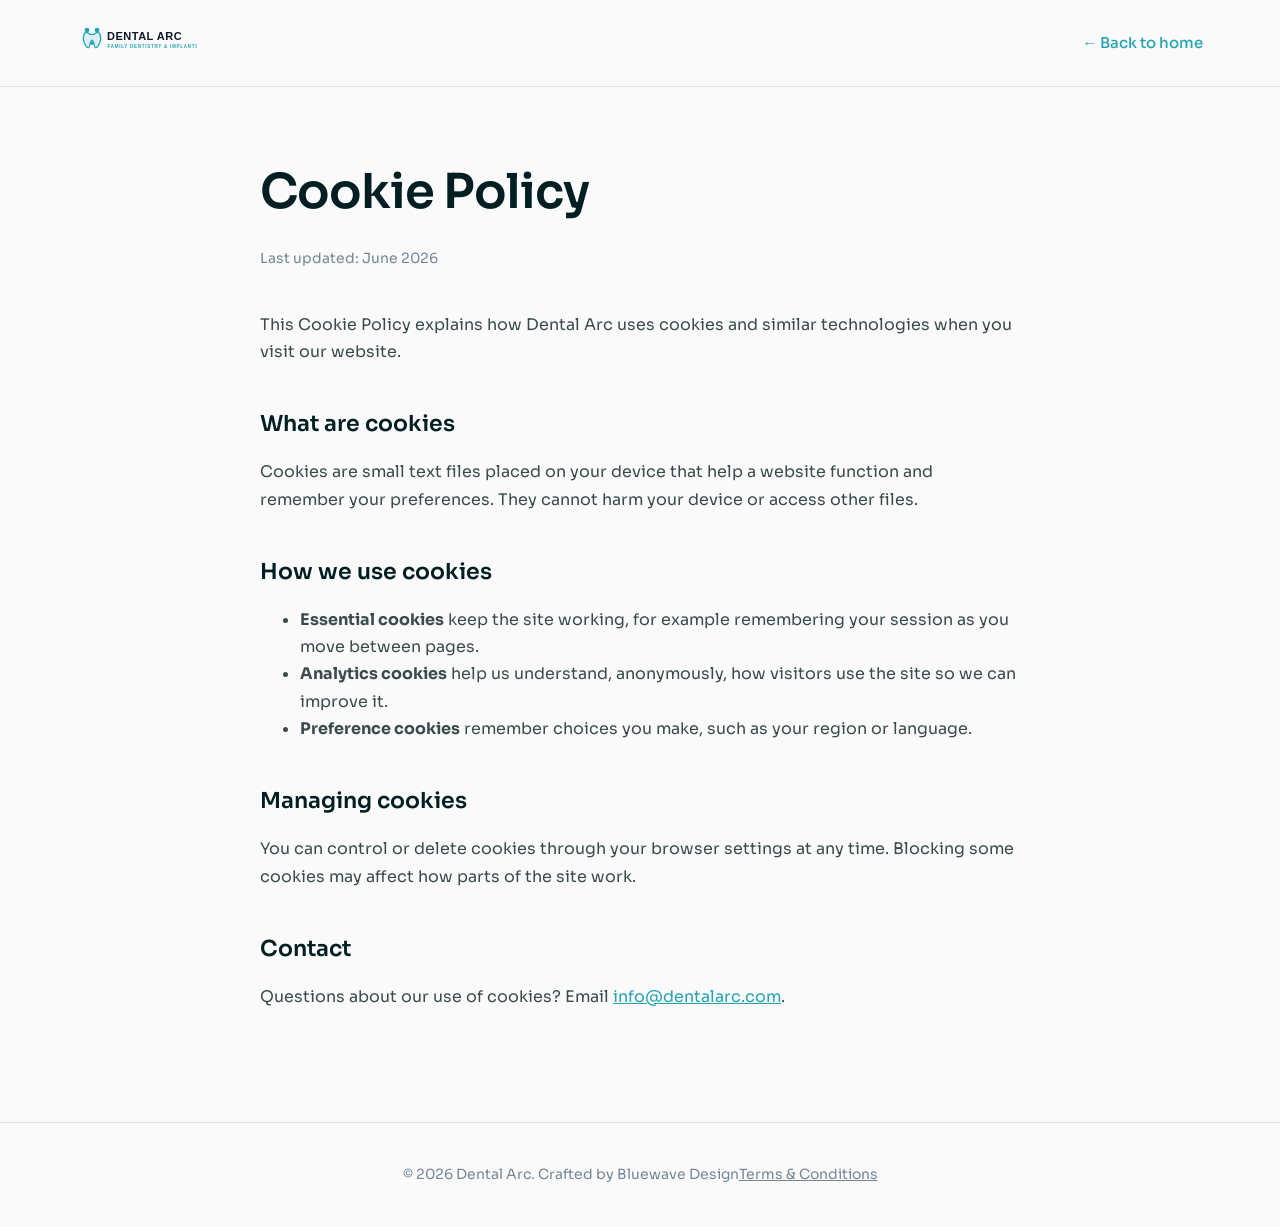
<file: cookies.html>
<!DOCTYPE html>
<html lang="en">
<head>
    <meta charset="utf-8"/>
    <title>Cookie Policy | Dental Arc</title>
    <meta content="How Dental Arc uses cookies." name="description"/>
    <meta content="width=device-width, initial-scale=1" name="viewport"/>
    <link href="https://fonts.googleapis.com" rel="preconnect"/>
    <link href="https://fonts.gstatic.com" rel="preconnect" crossorigin/>
    <link href="https://fonts.googleapis.com/css2?family=Sora:wght@300;400;500;600;700&display=swap" rel="stylesheet"/>
    <link href="assets/img/favicon.svg" rel="shortcut icon" type="image/svg+xml"/>
    <link href="assets/img/webclip.png" rel="apple-touch-icon"/>
    <style>
        body{margin:0;background:#fafafa;color:#011f23;font-family:Sora,'Helvetica Neue',Arial,sans-serif;line-height:1.7;-webkit-font-smoothing:antialiased;}
        .legal-nav{display:flex;align-items:center;justify-content:space-between;padding:24px 6vw;border-bottom:1px solid #e2e2e2;}
        .legal-nav a.back{color:#24a3b1;text-decoration:none;font-weight:500;font-size:15px;}
        .legal-wrap{max-width:760px;margin:0 auto;padding:64px 24px 96px;}
        .legal-wrap h1{font-size:clamp(32px,5vw,48px);font-weight:600;letter-spacing:-1px;margin:0 0 8px;}
        .legal-wrap .updated{color:#758696;font-size:14px;margin-bottom:40px;}
        .legal-wrap h2{font-size:22px;font-weight:600;margin:40px 0 12px;}
        .legal-wrap p,.legal-wrap li{color:#3a4a4d;font-size:16px;}
        .legal-wrap a{color:#24a3b1;}
        .legal-foot{text-align:center;padding:40px 24px;border-top:1px solid #e2e2e2;color:#758696;font-size:14px;}
    </style>
</head>
<body>
    <div class="legal-nav">
        <a href="index.html"><img src="assets/img/lumora-logo.svg" alt="Dental Arc logo" height="30"/></a>
        <a class="back" href="index.html">&larr; Back to home</a>
    </div>
    <main class="legal-wrap">
<h1>Cookie Policy</h1>
<p class="updated">Last updated: June 2026</p>

<p>This Cookie Policy explains how Dental Arc uses cookies and similar technologies when you visit our website.</p>
<h2>What are cookies</h2>
<p>Cookies are small text files placed on your device that help a website function and remember your preferences. They cannot harm your device or access other files.</p>
<h2>How we use cookies</h2>
<ul>
<li><strong>Essential cookies</strong> keep the site working, for example remembering your session as you move between pages.</li>
<li><strong>Analytics cookies</strong> help us understand, anonymously, how visitors use the site so we can improve it.</li>
<li><strong>Preference cookies</strong> remember choices you make, such as your region or language.</li>
</ul>
<h2>Managing cookies</h2>
<p>You can control or delete cookies through your browser settings at any time. Blocking some cookies may affect how parts of the site work.</p>
<h2>Contact</h2>
<p>Questions about our use of cookies? Email <a href="mailto:info@dentalarc.com">info@dentalarc.com</a>.</p>

</main>
    <div class="legal-foot">&copy; 2026 Dental Arc. Crafted by Bluewave Design<a href="terms.html" style="color:#758696;">Terms &amp; Conditions</a></div>

<script>
/* Dental Arc image guard: any failed/empty image -> on-brand gradient SVG so nothing ever looks broken. */
(function(){
  function ph(label){
    var t=(label||'Dental Arc').replace(/[<>&]/g,'').slice(0,22);
    var svg='<svg xmlns="http://www.w3.org/2000/svg" width="1280" height="720" viewBox="0 0 1280 720">'
     +'<defs><linearGradient id="lg" x1="0" y1="0" x2="1280" y2="720" gradientUnits="userSpaceOnUse">'
     +'<stop offset="0" stop-color="#24a3b1"/><stop offset="1" stop-color="#011f23"/></linearGradient></defs>'
     +'<rect width="1280" height="720" fill="url(#lg)"/>'
     +'<circle cx="640" cy="298" r="44" fill="#fff" opacity="0.9"/>'
     +'<text x="640" y="436" fill="#fff" font-family="Sora,Arial" font-size="40" font-weight="600" text-anchor="middle" opacity="0.92">'+t+'</text></svg>';
    return 'data:image/svg+xml;utf8,'+encodeURIComponent(svg);
  }
  function bind(im){
    im.addEventListener('error',function(){ if(im.dataset.fbk)return; im.dataset.fbk='1'; im.src=ph(im.alt); });
    if(im.complete && im.naturalWidth===0 && !im.dataset.fbk){ im.dataset.fbk='1'; im.src=ph(im.alt); }
  }
  document.querySelectorAll('img').forEach(bind);
})();
</script>
</body>
</html>
</file>
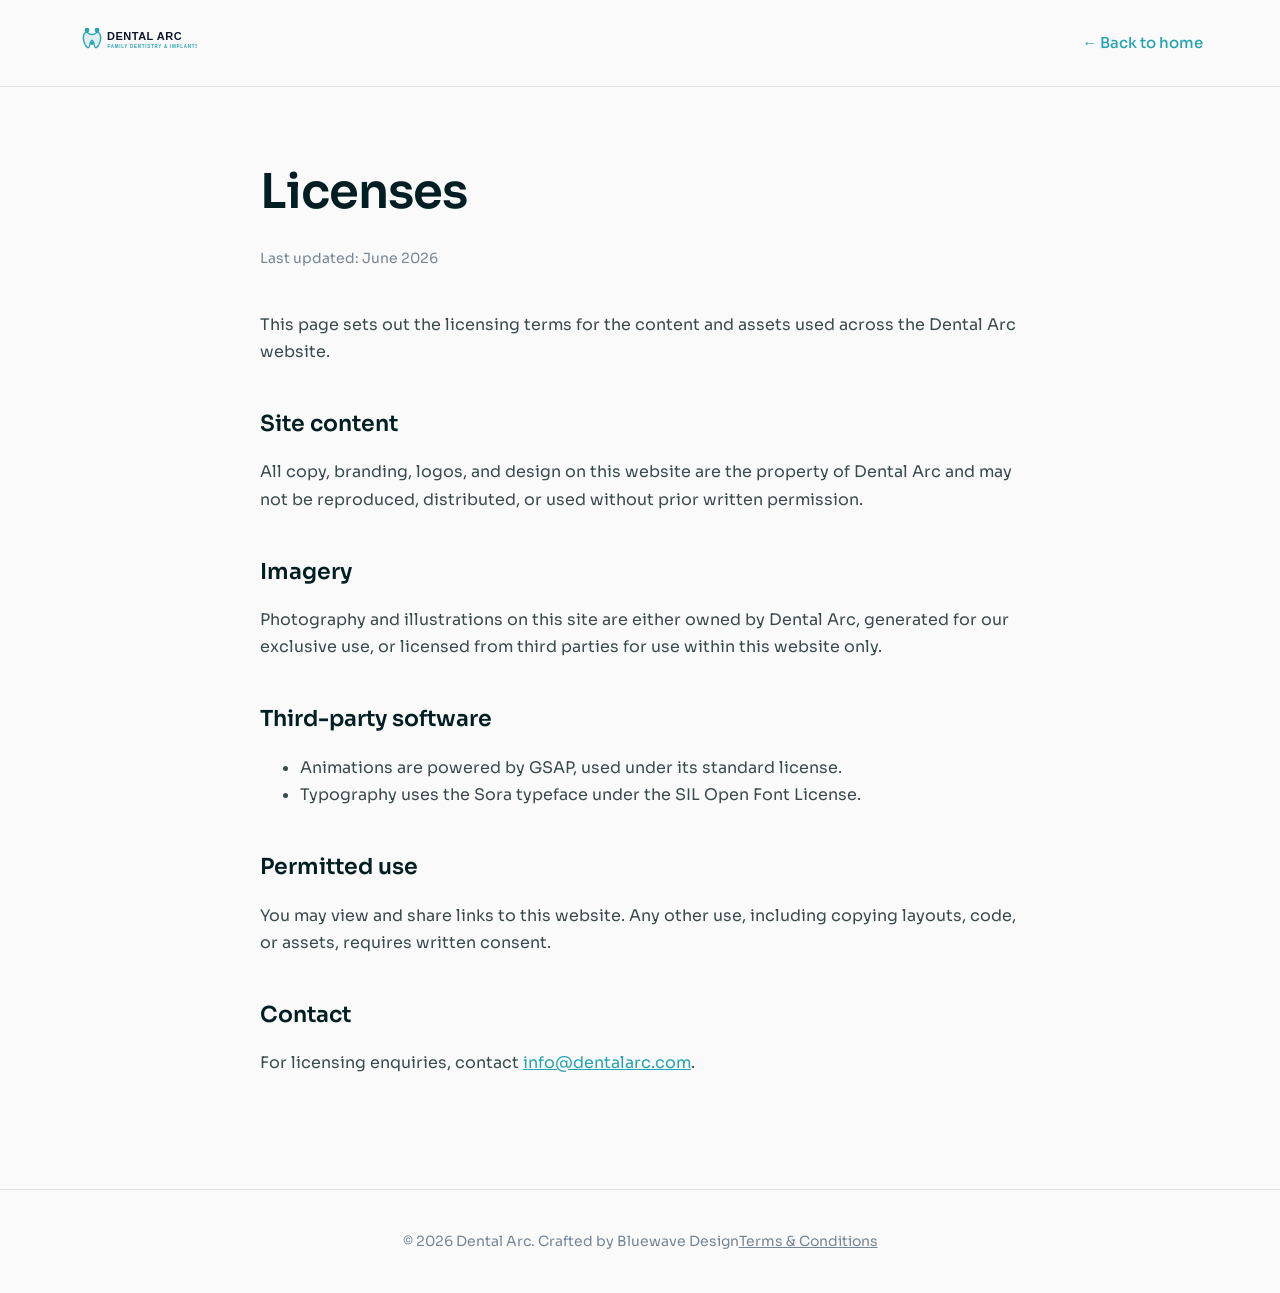
<file: licenses.html>
<!DOCTYPE html>
<html lang="en">
<head>
    <meta charset="utf-8"/>
    <title>Licenses | Dental Arc</title>
    <meta content="Licensing terms for Dental Arc site content and assets." name="description"/>
    <meta content="width=device-width, initial-scale=1" name="viewport"/>
    <link href="https://fonts.googleapis.com" rel="preconnect"/>
    <link href="https://fonts.gstatic.com" rel="preconnect" crossorigin/>
    <link href="https://fonts.googleapis.com/css2?family=Sora:wght@300;400;500;600;700&display=swap" rel="stylesheet"/>
    <link href="assets/img/favicon.svg" rel="shortcut icon" type="image/svg+xml"/>
    <link href="assets/img/webclip.png" rel="apple-touch-icon"/>
    <style>
        body{margin:0;background:#fafafa;color:#011f23;font-family:Sora,'Helvetica Neue',Arial,sans-serif;line-height:1.7;-webkit-font-smoothing:antialiased;}
        .legal-nav{display:flex;align-items:center;justify-content:space-between;padding:24px 6vw;border-bottom:1px solid #e2e2e2;}
        .legal-nav a.back{color:#24a3b1;text-decoration:none;font-weight:500;font-size:15px;}
        .legal-wrap{max-width:760px;margin:0 auto;padding:64px 24px 96px;}
        .legal-wrap h1{font-size:clamp(32px,5vw,48px);font-weight:600;letter-spacing:-1px;margin:0 0 8px;}
        .legal-wrap .updated{color:#758696;font-size:14px;margin-bottom:40px;}
        .legal-wrap h2{font-size:22px;font-weight:600;margin:40px 0 12px;}
        .legal-wrap p,.legal-wrap li{color:#3a4a4d;font-size:16px;}
        .legal-wrap a{color:#24a3b1;}
        .legal-foot{text-align:center;padding:40px 24px;border-top:1px solid #e2e2e2;color:#758696;font-size:14px;}
    </style>
</head>
<body>
    <div class="legal-nav">
        <a href="index.html"><img src="assets/img/lumora-logo.svg" alt="Dental Arc logo" height="30"/></a>
        <a class="back" href="index.html">&larr; Back to home</a>
    </div>
    <main class="legal-wrap">
<h1>Licenses</h1>
<p class="updated">Last updated: June 2026</p>

<p>This page sets out the licensing terms for the content and assets used across the Dental Arc website.</p>
<h2>Site content</h2>
<p>All copy, branding, logos, and design on this website are the property of Dental Arc and may not be reproduced, distributed, or used without prior written permission.</p>
<h2>Imagery</h2>
<p>Photography and illustrations on this site are either owned by Dental Arc, generated for our exclusive use, or licensed from third parties for use within this website only.</p>
<h2>Third-party software</h2>
<ul>
<li>Animations are powered by GSAP, used under its standard license.</li>
<li>Typography uses the Sora typeface under the SIL Open Font License.</li>
</ul>
<h2>Permitted use</h2>
<p>You may view and share links to this website. Any other use, including copying layouts, code, or assets, requires written consent.</p>
<h2>Contact</h2>
<p>For licensing enquiries, contact <a href="mailto:info@dentalarc.com">info@dentalarc.com</a>.</p>

</main>
    <div class="legal-foot">&copy; 2026 Dental Arc. Crafted by Bluewave Design<a href="terms.html" style="color:#758696;">Terms &amp; Conditions</a></div>

<script>
/* Dental Arc image guard: any failed/empty image -> on-brand gradient SVG so nothing ever looks broken. */
(function(){
  function ph(label){
    var t=(label||'Dental Arc').replace(/[<>&]/g,'').slice(0,22);
    var svg='<svg xmlns="http://www.w3.org/2000/svg" width="1280" height="720" viewBox="0 0 1280 720">'
     +'<defs><linearGradient id="lg" x1="0" y1="0" x2="1280" y2="720" gradientUnits="userSpaceOnUse">'
     +'<stop offset="0" stop-color="#24a3b1"/><stop offset="1" stop-color="#011f23"/></linearGradient></defs>'
     +'<rect width="1280" height="720" fill="url(#lg)"/>'
     +'<circle cx="640" cy="298" r="44" fill="#fff" opacity="0.9"/>'
     +'<text x="640" y="436" fill="#fff" font-family="Sora,Arial" font-size="40" font-weight="600" text-anchor="middle" opacity="0.92">'+t+'</text></svg>';
    return 'data:image/svg+xml;utf8,'+encodeURIComponent(svg);
  }
  function bind(im){
    im.addEventListener('error',function(){ if(im.dataset.fbk)return; im.dataset.fbk='1'; im.src=ph(im.alt); });
    if(im.complete && im.naturalWidth===0 && !im.dataset.fbk){ im.dataset.fbk='1'; im.src=ph(im.alt); }
  }
  document.querySelectorAll('img').forEach(bind);
})();
</script>
</body>
</html>
</file>
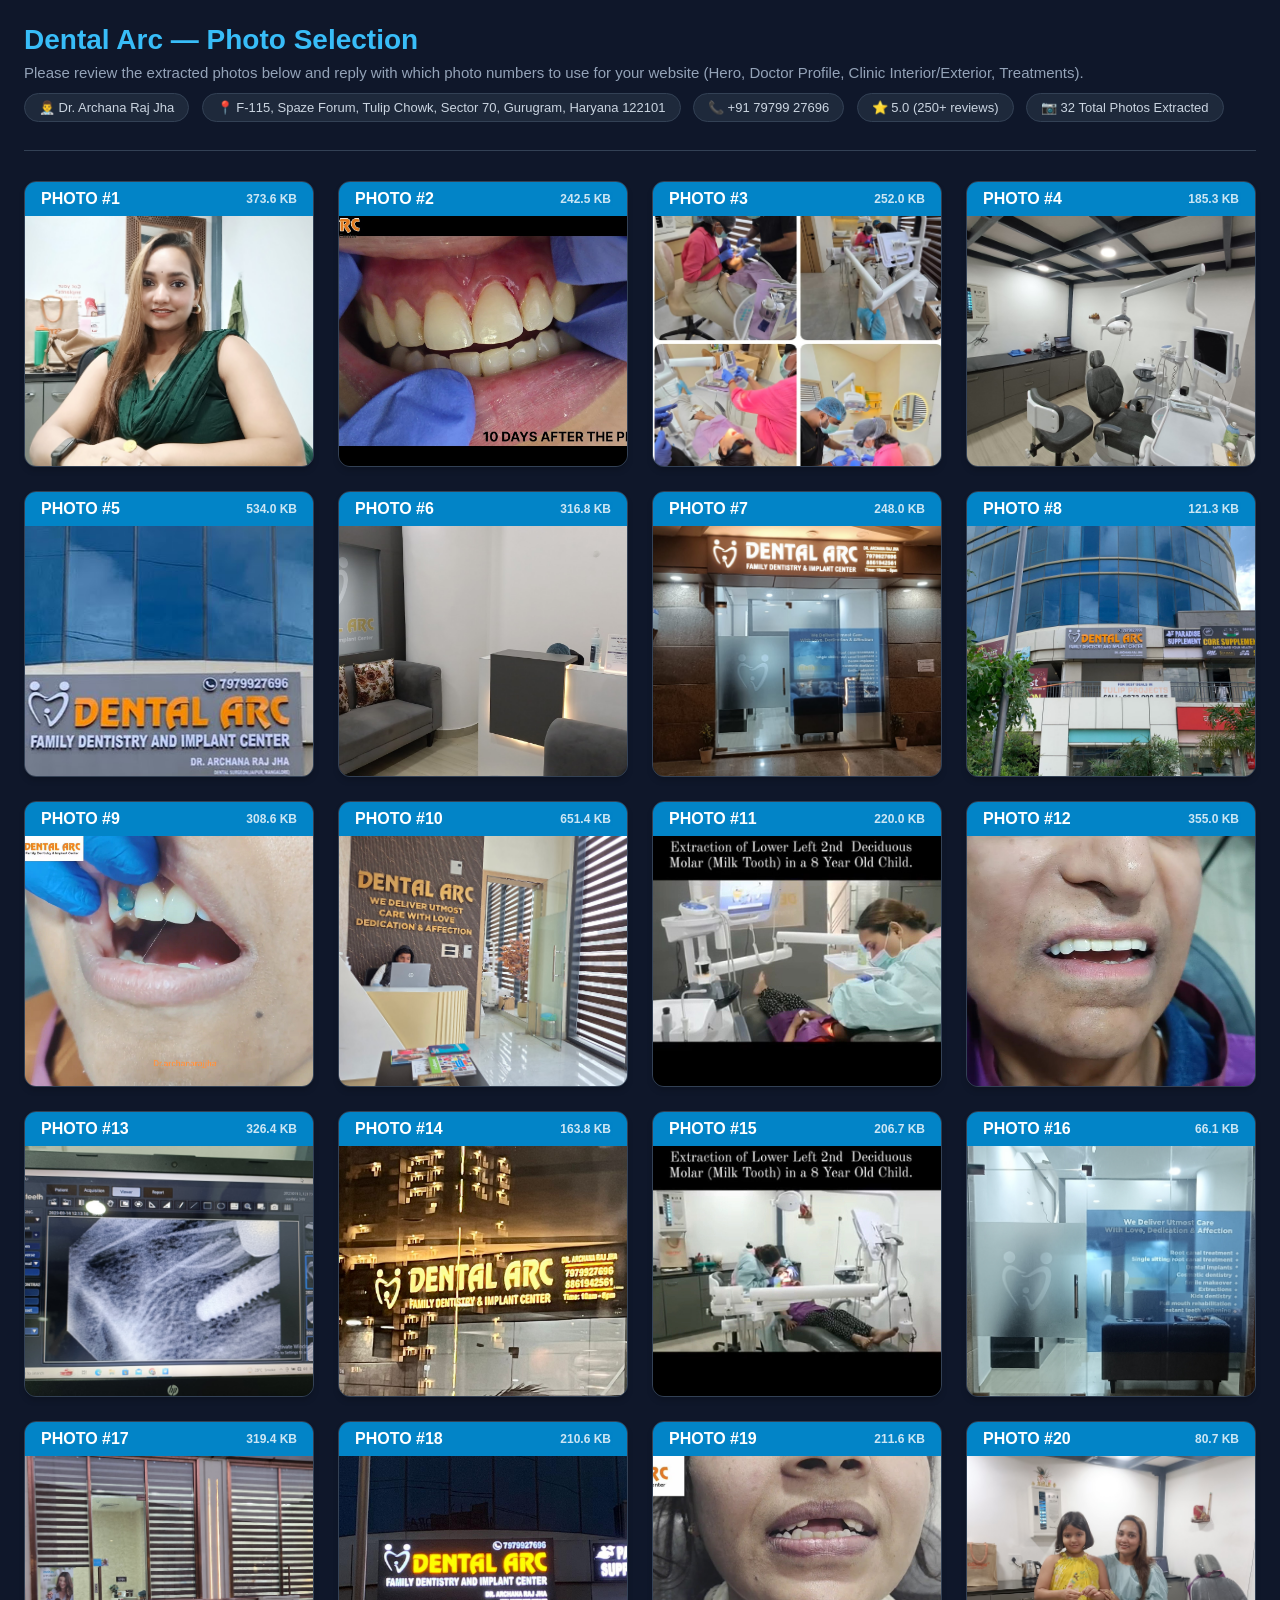
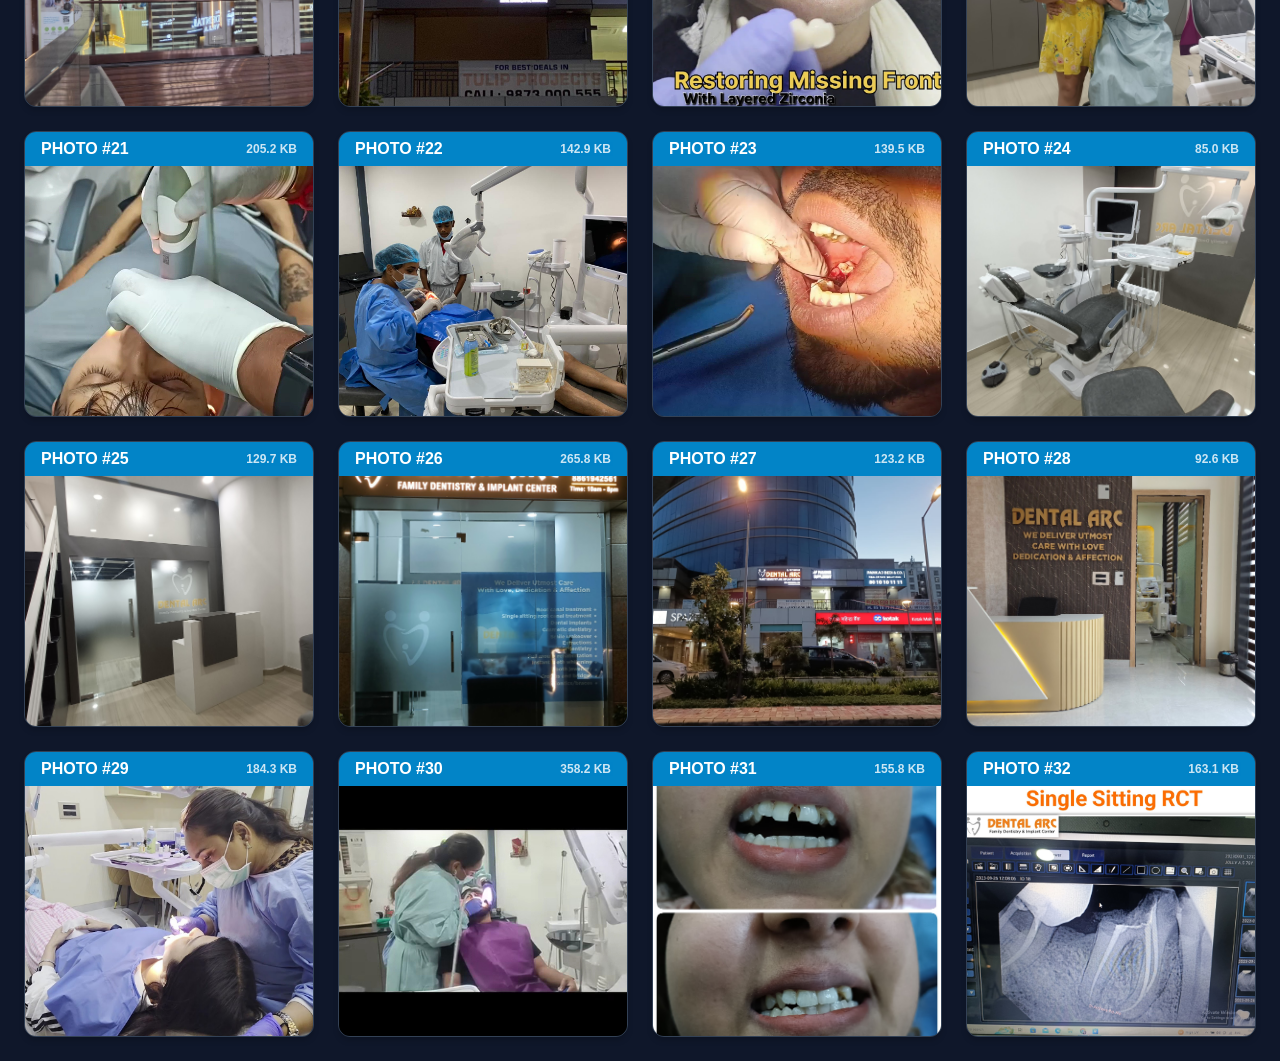
<file: photo-preview.html>
<!DOCTYPE html>
<html lang="en">
<head>
    <meta charset="UTF-8">
    <meta name="viewport" content="width=device-width, initial-scale=1.0">
    <title>Photo Selection Preview - Dental Arc</title>
    <style>
        body {
            font-family: -apple-system, BlinkMacSystemFont, 'Segoe UI', Roboto, Helvetica, Arial, sans-serif;
            background: #0f172a;
            color: #f8fafc;
            margin: 0;
            padding: 24px;
        }
        .header {
            max-width: 1300px;
            margin: 0 auto 30px auto;
            border-bottom: 1px solid #334155;
            padding-bottom: 20px;
        }
        h1 {
            font-size: 28px;
            margin: 0 0 8px 0;
            color: #38bdf8;
        }
        p.subtitle {
            color: #94a3b8;
            font-size: 15px;
            margin: 0 0 12px 0;
        }
        .info-badge {
            display: inline-block;
            background: #1e293b;
            border: 1px solid #334155;
            padding: 6px 14px;
            border-radius: 9999px;
            font-size: 13px;
            color: #cbd5e1;
            margin-right: 8px;
            margin-bottom: 8px;
        }
        .grid {
            display: grid;
            grid-template-columns: repeat(auto-fill, minmax(280px, 1fr));
            gap: 24px;
            max-width: 1300px;
            margin: 0 auto;
        }
        .card {
            background: #1e293b;
            border: 1px solid #334155;
            border-radius: 12px;
            overflow: hidden;
            box-shadow: 0 4px 6px -1px rgba(0, 0, 0, 0.2);
            transition: transform 0.2s, border-color 0.2s;
            display: flex;
            flex-direction: column;
        }
        .card:hover {
            transform: translateY(-4px);
            border-color: #38bdf8;
        }
        .badge {
            background: #0284c7;
            color: white;
            font-weight: 700;
            font-size: 16px;
            padding: 8px 16px;
            display: flex;
            justify-content: space-between;
            align-items: center;
        }
        .img-container {
            width: 100%;
            height: 250px;
            background: #020617;
            display: flex;
            align-items: center;
            justify-content: center;
            overflow: hidden;
        }
        .img-container img {
            width: 100%;
            height: 100%;
            object-fit: cover;
        }
    </style>
</head>
<body>
    <div class="header">
        <h1>Dental Arc — Photo Selection</h1>
        <p class="subtitle">Please review the extracted photos below and reply with which photo numbers to use for your website (Hero, Doctor Profile, Clinic Interior/Exterior, Treatments).</p>
        <div>
            <span class="info-badge">👨‍⚕️ Dr. Archana Raj Jha</span>
            <span class="info-badge">📍 F-115, Spaze Forum, Tulip Chowk, Sector 70, Gurugram, Haryana 122101</span>
            <span class="info-badge">📞 +91 79799 27696</span>
            <span class="info-badge">⭐ 5.0 (250+ reviews)</span>
            <span class="info-badge">📷 32 Total Photos Extracted</span>
        </div>
    </div>
    <div class="grid">
        <div class="card">
            <div class="badge">
                <span>PHOTO #1</span>
                <span style="font-size:12px; opacity:0.8;">373.6 KB</span>
            </div>
            <div class="img-container">
                <img src="all_photos/photo_1.jpg" alt="Photo #1" loading="lazy">
            </div>
        </div>
        <div class="card">
            <div class="badge">
                <span>PHOTO #2</span>
                <span style="font-size:12px; opacity:0.8;">242.5 KB</span>
            </div>
            <div class="img-container">
                <img src="all_photos/photo_2.jpg" alt="Photo #2" loading="lazy">
            </div>
        </div>
        <div class="card">
            <div class="badge">
                <span>PHOTO #3</span>
                <span style="font-size:12px; opacity:0.8;">252.0 KB</span>
            </div>
            <div class="img-container">
                <img src="all_photos/photo_3.jpg" alt="Photo #3" loading="lazy">
            </div>
        </div>
        <div class="card">
            <div class="badge">
                <span>PHOTO #4</span>
                <span style="font-size:12px; opacity:0.8;">185.3 KB</span>
            </div>
            <div class="img-container">
                <img src="all_photos/photo_4.jpg" alt="Photo #4" loading="lazy">
            </div>
        </div>
        <div class="card">
            <div class="badge">
                <span>PHOTO #5</span>
                <span style="font-size:12px; opacity:0.8;">534.0 KB</span>
            </div>
            <div class="img-container">
                <img src="all_photos/photo_5.jpg" alt="Photo #5" loading="lazy">
            </div>
        </div>
        <div class="card">
            <div class="badge">
                <span>PHOTO #6</span>
                <span style="font-size:12px; opacity:0.8;">316.8 KB</span>
            </div>
            <div class="img-container">
                <img src="all_photos/photo_6.jpg" alt="Photo #6" loading="lazy">
            </div>
        </div>
        <div class="card">
            <div class="badge">
                <span>PHOTO #7</span>
                <span style="font-size:12px; opacity:0.8;">248.0 KB</span>
            </div>
            <div class="img-container">
                <img src="all_photos/photo_7.jpg" alt="Photo #7" loading="lazy">
            </div>
        </div>
        <div class="card">
            <div class="badge">
                <span>PHOTO #8</span>
                <span style="font-size:12px; opacity:0.8;">121.3 KB</span>
            </div>
            <div class="img-container">
                <img src="all_photos/photo_8.jpg" alt="Photo #8" loading="lazy">
            </div>
        </div>
        <div class="card">
            <div class="badge">
                <span>PHOTO #9</span>
                <span style="font-size:12px; opacity:0.8;">308.6 KB</span>
            </div>
            <div class="img-container">
                <img src="all_photos/photo_9.jpg" alt="Photo #9" loading="lazy">
            </div>
        </div>
        <div class="card">
            <div class="badge">
                <span>PHOTO #10</span>
                <span style="font-size:12px; opacity:0.8;">651.4 KB</span>
            </div>
            <div class="img-container">
                <img src="all_photos/photo_10.jpg" alt="Photo #10" loading="lazy">
            </div>
        </div>
        <div class="card">
            <div class="badge">
                <span>PHOTO #11</span>
                <span style="font-size:12px; opacity:0.8;">220.0 KB</span>
            </div>
            <div class="img-container">
                <img src="all_photos/photo_11.jpg" alt="Photo #11" loading="lazy">
            </div>
        </div>
        <div class="card">
            <div class="badge">
                <span>PHOTO #12</span>
                <span style="font-size:12px; opacity:0.8;">355.0 KB</span>
            </div>
            <div class="img-container">
                <img src="all_photos/photo_12.jpg" alt="Photo #12" loading="lazy">
            </div>
        </div>
        <div class="card">
            <div class="badge">
                <span>PHOTO #13</span>
                <span style="font-size:12px; opacity:0.8;">326.4 KB</span>
            </div>
            <div class="img-container">
                <img src="all_photos/photo_13.jpg" alt="Photo #13" loading="lazy">
            </div>
        </div>
        <div class="card">
            <div class="badge">
                <span>PHOTO #14</span>
                <span style="font-size:12px; opacity:0.8;">163.8 KB</span>
            </div>
            <div class="img-container">
                <img src="all_photos/photo_14.jpg" alt="Photo #14" loading="lazy">
            </div>
        </div>
        <div class="card">
            <div class="badge">
                <span>PHOTO #15</span>
                <span style="font-size:12px; opacity:0.8;">206.7 KB</span>
            </div>
            <div class="img-container">
                <img src="all_photos/photo_15.jpg" alt="Photo #15" loading="lazy">
            </div>
        </div>
        <div class="card">
            <div class="badge">
                <span>PHOTO #16</span>
                <span style="font-size:12px; opacity:0.8;">66.1 KB</span>
            </div>
            <div class="img-container">
                <img src="all_photos/photo_16.jpg" alt="Photo #16" loading="lazy">
            </div>
        </div>
        <div class="card">
            <div class="badge">
                <span>PHOTO #17</span>
                <span style="font-size:12px; opacity:0.8;">319.4 KB</span>
            </div>
            <div class="img-container">
                <img src="all_photos/photo_17.jpg" alt="Photo #17" loading="lazy">
            </div>
        </div>
        <div class="card">
            <div class="badge">
                <span>PHOTO #18</span>
                <span style="font-size:12px; opacity:0.8;">210.6 KB</span>
            </div>
            <div class="img-container">
                <img src="all_photos/photo_18.jpg" alt="Photo #18" loading="lazy">
            </div>
        </div>
        <div class="card">
            <div class="badge">
                <span>PHOTO #19</span>
                <span style="font-size:12px; opacity:0.8;">211.6 KB</span>
            </div>
            <div class="img-container">
                <img src="all_photos/photo_19.jpg" alt="Photo #19" loading="lazy">
            </div>
        </div>
        <div class="card">
            <div class="badge">
                <span>PHOTO #20</span>
                <span style="font-size:12px; opacity:0.8;">80.7 KB</span>
            </div>
            <div class="img-container">
                <img src="all_photos/photo_20.jpg" alt="Photo #20" loading="lazy">
            </div>
        </div>
        <div class="card">
            <div class="badge">
                <span>PHOTO #21</span>
                <span style="font-size:12px; opacity:0.8;">205.2 KB</span>
            </div>
            <div class="img-container">
                <img src="all_photos/photo_21.jpg" alt="Photo #21" loading="lazy">
            </div>
        </div>
        <div class="card">
            <div class="badge">
                <span>PHOTO #22</span>
                <span style="font-size:12px; opacity:0.8;">142.9 KB</span>
            </div>
            <div class="img-container">
                <img src="all_photos/photo_22.jpg" alt="Photo #22" loading="lazy">
            </div>
        </div>
        <div class="card">
            <div class="badge">
                <span>PHOTO #23</span>
                <span style="font-size:12px; opacity:0.8;">139.5 KB</span>
            </div>
            <div class="img-container">
                <img src="all_photos/photo_23.jpg" alt="Photo #23" loading="lazy">
            </div>
        </div>
        <div class="card">
            <div class="badge">
                <span>PHOTO #24</span>
                <span style="font-size:12px; opacity:0.8;">85.0 KB</span>
            </div>
            <div class="img-container">
                <img src="all_photos/photo_24.jpg" alt="Photo #24" loading="lazy">
            </div>
        </div>
        <div class="card">
            <div class="badge">
                <span>PHOTO #25</span>
                <span style="font-size:12px; opacity:0.8;">129.7 KB</span>
            </div>
            <div class="img-container">
                <img src="all_photos/photo_25.jpg" alt="Photo #25" loading="lazy">
            </div>
        </div>
        <div class="card">
            <div class="badge">
                <span>PHOTO #26</span>
                <span style="font-size:12px; opacity:0.8;">265.8 KB</span>
            </div>
            <div class="img-container">
                <img src="all_photos/photo_26.jpg" alt="Photo #26" loading="lazy">
            </div>
        </div>
        <div class="card">
            <div class="badge">
                <span>PHOTO #27</span>
                <span style="font-size:12px; opacity:0.8;">123.2 KB</span>
            </div>
            <div class="img-container">
                <img src="all_photos/photo_27.jpg" alt="Photo #27" loading="lazy">
            </div>
        </div>
        <div class="card">
            <div class="badge">
                <span>PHOTO #28</span>
                <span style="font-size:12px; opacity:0.8;">92.6 KB</span>
            </div>
            <div class="img-container">
                <img src="all_photos/photo_28.jpg" alt="Photo #28" loading="lazy">
            </div>
        </div>
        <div class="card">
            <div class="badge">
                <span>PHOTO #29</span>
                <span style="font-size:12px; opacity:0.8;">184.3 KB</span>
            </div>
            <div class="img-container">
                <img src="all_photos/photo_29.jpg" alt="Photo #29" loading="lazy">
            </div>
        </div>
        <div class="card">
            <div class="badge">
                <span>PHOTO #30</span>
                <span style="font-size:12px; opacity:0.8;">358.2 KB</span>
            </div>
            <div class="img-container">
                <img src="all_photos/photo_30.jpg" alt="Photo #30" loading="lazy">
            </div>
        </div>
        <div class="card">
            <div class="badge">
                <span>PHOTO #31</span>
                <span style="font-size:12px; opacity:0.8;">155.8 KB</span>
            </div>
            <div class="img-container">
                <img src="all_photos/photo_31.jpg" alt="Photo #31" loading="lazy">
            </div>
        </div>
        <div class="card">
            <div class="badge">
                <span>PHOTO #32</span>
                <span style="font-size:12px; opacity:0.8;">163.1 KB</span>
            </div>
            <div class="img-container">
                <img src="all_photos/photo_32.jpg" alt="Photo #32" loading="lazy">
            </div>
        </div>
    </div>
</body>
</html>
</file>
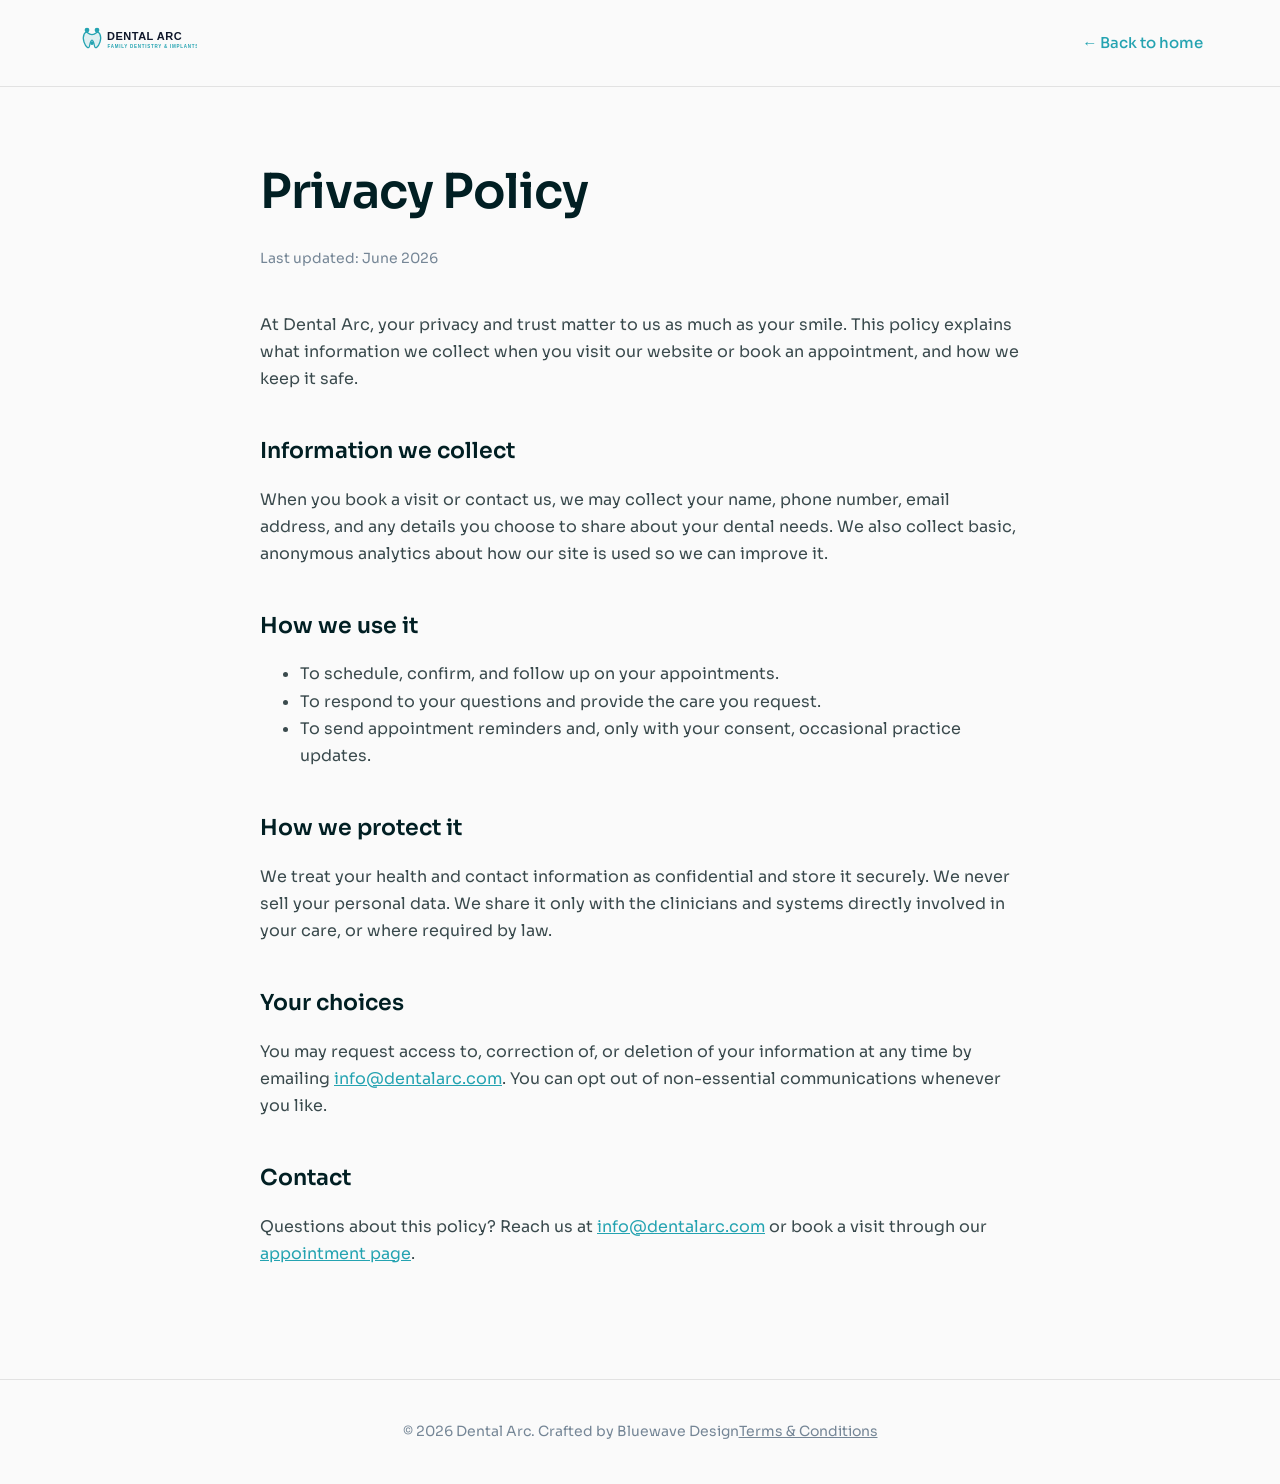
<file: privacy.html>
<!DOCTYPE html>
<html lang="en">
<head>
    <meta charset="utf-8"/>
    <title>Privacy Policy | Dental Arc</title>
    <meta content="How Dental Arc collects, uses, and protects your information." name="description"/>
    <meta content="width=device-width, initial-scale=1" name="viewport"/>
    <link href="https://fonts.googleapis.com" rel="preconnect"/>
    <link href="https://fonts.gstatic.com" rel="preconnect" crossorigin/>
    <link href="https://fonts.googleapis.com/css2?family=Sora:wght@300;400;500;600;700&display=swap" rel="stylesheet"/>
    <link href="assets/img/favicon.svg" rel="shortcut icon" type="image/svg+xml"/>
    <link href="assets/img/webclip.png" rel="apple-touch-icon"/>
    <style>
        body{margin:0;background:#fafafa;color:#011f23;font-family:Sora,'Helvetica Neue',Arial,sans-serif;line-height:1.7;-webkit-font-smoothing:antialiased;}
        .legal-nav{display:flex;align-items:center;justify-content:space-between;padding:24px 6vw;border-bottom:1px solid #e2e2e2;}
        .legal-nav a.back{color:#24a3b1;text-decoration:none;font-weight:500;font-size:15px;}
        .legal-wrap{max-width:760px;margin:0 auto;padding:64px 24px 96px;}
        .legal-wrap h1{font-size:clamp(32px,5vw,48px);font-weight:600;letter-spacing:-1px;margin:0 0 8px;}
        .legal-wrap .updated{color:#758696;font-size:14px;margin-bottom:40px;}
        .legal-wrap h2{font-size:22px;font-weight:600;margin:40px 0 12px;}
        .legal-wrap p,.legal-wrap li{color:#3a4a4d;font-size:16px;}
        .legal-wrap a{color:#24a3b1;}
        .legal-foot{text-align:center;padding:40px 24px;border-top:1px solid #e2e2e2;color:#758696;font-size:14px;}
    </style>
</head>
<body>
    <div class="legal-nav">
        <a href="index.html"><img src="assets/img/lumora-logo.svg" alt="Dental Arc logo" height="30"/></a>
        <a class="back" href="index.html">&larr; Back to home</a>
    </div>
    <main class="legal-wrap">
        <h1>Privacy Policy</h1>
        <p class="updated">Last updated: June 2026</p>
        <p>At Dental Arc, your privacy and trust matter to us as much as your smile. This policy explains what information we collect when you visit our website or book an appointment, and how we keep it safe.</p>
        <h2>Information we collect</h2>
        <p>When you book a visit or contact us, we may collect your name, phone number, email address, and any details you choose to share about your dental needs. We also collect basic, anonymous analytics about how our site is used so we can improve it.</p>
        <h2>How we use it</h2>
        <ul>
            <li>To schedule, confirm, and follow up on your appointments.</li>
            <li>To respond to your questions and provide the care you request.</li>
            <li>To send appointment reminders and, only with your consent, occasional practice updates.</li>
        </ul>
        <h2>How we protect it</h2>
        <p>We treat your health and contact information as confidential and store it securely. We never sell your personal data. We share it only with the clinicians and systems directly involved in your care, or where required by law.</p>
        <h2>Your choices</h2>
        <p>You may request access to, correction of, or deletion of your information at any time by emailing <a href="mailto:info@dentalarc.com">info@dentalarc.com</a>. You can opt out of non-essential communications whenever you like.</p>
        <h2>Contact</h2>
        <p>Questions about this policy? Reach us at <a href="mailto:info@dentalarc.com">info@dentalarc.com</a> or book a visit through our <a href="https://wa.me/917979927696?text=Hello%20Dental%20Arc,%20I%20would%20like%20to%20book%20an%20appointment">appointment page</a>.</p>
    </main>
    <div class="legal-foot">&copy; 2026 Dental Arc. Crafted by Bluewave Design<a href="terms.html" style="color:#758696;">Terms &amp; Conditions</a></div>

<script>
/* Dental Arc image guard: any failed/empty image -> on-brand gradient SVG so nothing ever looks broken. */
(function(){
  function ph(label){
    var t=(label||'Dental Arc').replace(/[<>&]/g,'').slice(0,22);
    var svg='<svg xmlns="http://www.w3.org/2000/svg" width="1280" height="720" viewBox="0 0 1280 720">'
     +'<defs><linearGradient id="lg" x1="0" y1="0" x2="1280" y2="720" gradientUnits="userSpaceOnUse">'
     +'<stop offset="0" stop-color="#24a3b1"/><stop offset="1" stop-color="#011f23"/></linearGradient></defs>'
     +'<rect width="1280" height="720" fill="url(#lg)"/>'
     +'<circle cx="640" cy="298" r="44" fill="#fff" opacity="0.9"/>'
     +'<text x="640" y="436" fill="#fff" font-family="Sora,Arial" font-size="40" font-weight="600" text-anchor="middle" opacity="0.92">'+t+'</text></svg>';
    return 'data:image/svg+xml;utf8,'+encodeURIComponent(svg);
  }
  function bind(im){
    im.addEventListener('error',function(){ if(im.dataset.fbk)return; im.dataset.fbk='1'; im.src=ph(im.alt); });
    if(im.complete && im.naturalWidth===0 && !im.dataset.fbk){ im.dataset.fbk='1'; im.src=ph(im.alt); }
  }
  document.querySelectorAll('img').forEach(bind);
})();
</script>
</body>
</html>
</file>
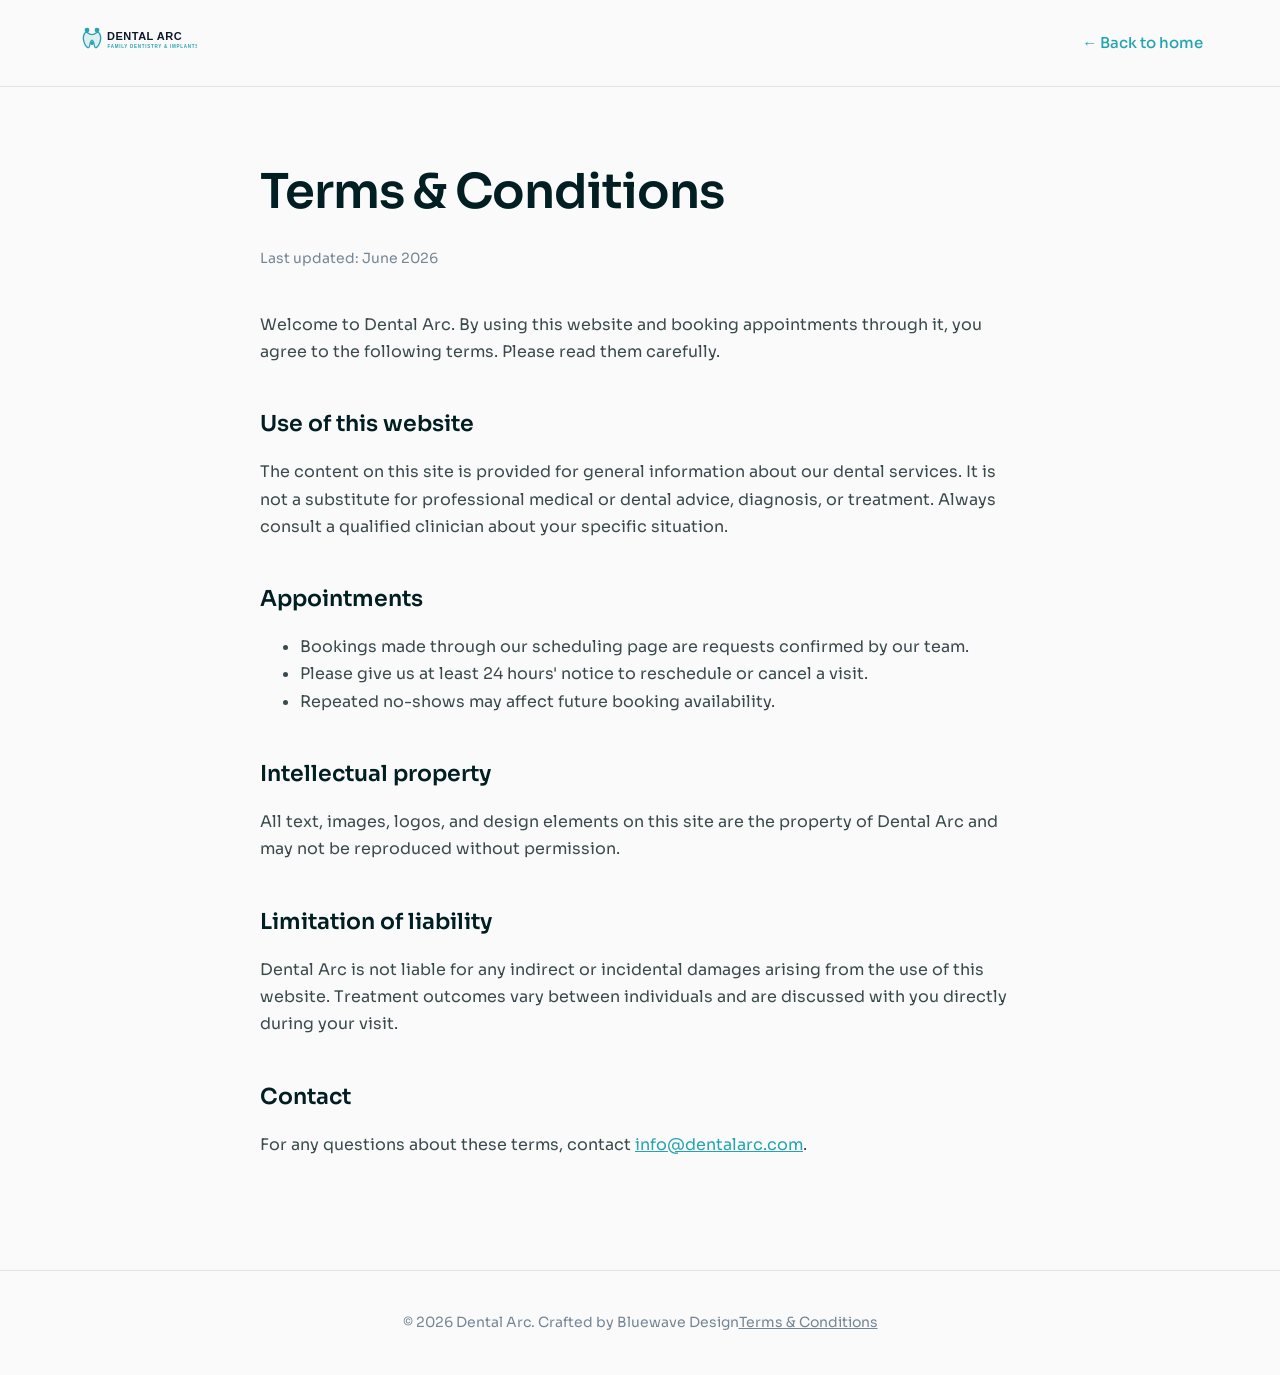
<file: terms.html>
<!DOCTYPE html>
<html lang="en">
<head>
    <meta charset="utf-8"/>
    <title>Terms &amp; Conditions | Dental Arc</title>
    <meta content="The terms that apply when you use the Dental Arc website and services." name="description"/>
    <meta content="width=device-width, initial-scale=1" name="viewport"/>
    <link href="https://fonts.googleapis.com" rel="preconnect"/>
    <link href="https://fonts.gstatic.com" rel="preconnect" crossorigin/>
    <link href="https://fonts.googleapis.com/css2?family=Sora:wght@300;400;500;600;700&display=swap" rel="stylesheet"/>
    <link href="assets/img/favicon.svg" rel="shortcut icon" type="image/svg+xml"/>
    <link href="assets/img/webclip.png" rel="apple-touch-icon"/>
    <style>
        body{margin:0;background:#fafafa;color:#011f23;font-family:Sora,'Helvetica Neue',Arial,sans-serif;line-height:1.7;-webkit-font-smoothing:antialiased;}
        .legal-nav{display:flex;align-items:center;justify-content:space-between;padding:24px 6vw;border-bottom:1px solid #e2e2e2;}
        .legal-nav a.back{color:#24a3b1;text-decoration:none;font-weight:500;font-size:15px;}
        .legal-wrap{max-width:760px;margin:0 auto;padding:64px 24px 96px;}
        .legal-wrap h1{font-size:clamp(32px,5vw,48px);font-weight:600;letter-spacing:-1px;margin:0 0 8px;}
        .legal-wrap .updated{color:#758696;font-size:14px;margin-bottom:40px;}
        .legal-wrap h2{font-size:22px;font-weight:600;margin:40px 0 12px;}
        .legal-wrap p,.legal-wrap li{color:#3a4a4d;font-size:16px;}
        .legal-wrap a{color:#24a3b1;}
        .legal-foot{text-align:center;padding:40px 24px;border-top:1px solid #e2e2e2;color:#758696;font-size:14px;}
    </style>
</head>
<body>
    <div class="legal-nav">
        <a href="index.html"><img src="assets/img/lumora-logo.svg" alt="Dental Arc logo" height="30"/></a>
        <a class="back" href="index.html">&larr; Back to home</a>
    </div>
    <main class="legal-wrap">
        <h1>Terms &amp; Conditions</h1>
        <p class="updated">Last updated: June 2026</p>
        <p>Welcome to Dental Arc. By using this website and booking appointments through it, you agree to the following terms. Please read them carefully.</p>
        <h2>Use of this website</h2>
        <p>The content on this site is provided for general information about our dental services. It is not a substitute for professional medical or dental advice, diagnosis, or treatment. Always consult a qualified clinician about your specific situation.</p>
        <h2>Appointments</h2>
        <ul>
            <li>Bookings made through our scheduling page are requests confirmed by our team.</li>
            <li>Please give us at least 24 hours' notice to reschedule or cancel a visit.</li>
            <li>Repeated no-shows may affect future booking availability.</li>
        </ul>
        <h2>Intellectual property</h2>
        <p>All text, images, logos, and design elements on this site are the property of Dental Arc and may not be reproduced without permission.</p>
        <h2>Limitation of liability</h2>
        <p>Dental Arc is not liable for any indirect or incidental damages arising from the use of this website. Treatment outcomes vary between individuals and are discussed with you directly during your visit.</p>
        <h2>Contact</h2>
        <p>For any questions about these terms, contact <a href="mailto:info@dentalarc.com">info@dentalarc.com</a>.</p>
    </main>
    <div class="legal-foot">&copy; 2026 Dental Arc. Crafted by Bluewave Design<a href="terms.html" style="color:#758696;">Terms &amp; Conditions</a></div>

<script>
/* Dental Arc image guard: any failed/empty image -> on-brand gradient SVG so nothing ever looks broken. */
(function(){
  function ph(label){
    var t=(label||'Dental Arc').replace(/[<>&]/g,'').slice(0,22);
    var svg='<svg xmlns="http://www.w3.org/2000/svg" width="1280" height="720" viewBox="0 0 1280 720">'
     +'<defs><linearGradient id="lg" x1="0" y1="0" x2="1280" y2="720" gradientUnits="userSpaceOnUse">'
     +'<stop offset="0" stop-color="#24a3b1"/><stop offset="1" stop-color="#011f23"/></linearGradient></defs>'
     +'<rect width="1280" height="720" fill="url(#lg)"/>'
     +'<circle cx="640" cy="298" r="44" fill="#fff" opacity="0.9"/>'
     +'<text x="640" y="436" fill="#fff" font-family="Sora,Arial" font-size="40" font-weight="600" text-anchor="middle" opacity="0.92">'+t+'</text></svg>';
    return 'data:image/svg+xml;utf8,'+encodeURIComponent(svg);
  }
  function bind(im){
    im.addEventListener('error',function(){ if(im.dataset.fbk)return; im.dataset.fbk='1'; im.src=ph(im.alt); });
    if(im.complete && im.naturalWidth===0 && !im.dataset.fbk){ im.dataset.fbk='1'; im.src=ph(im.alt); }
  }
  document.querySelectorAll('img').forEach(bind);
})();
</script>
</body>
</html>
</file>
